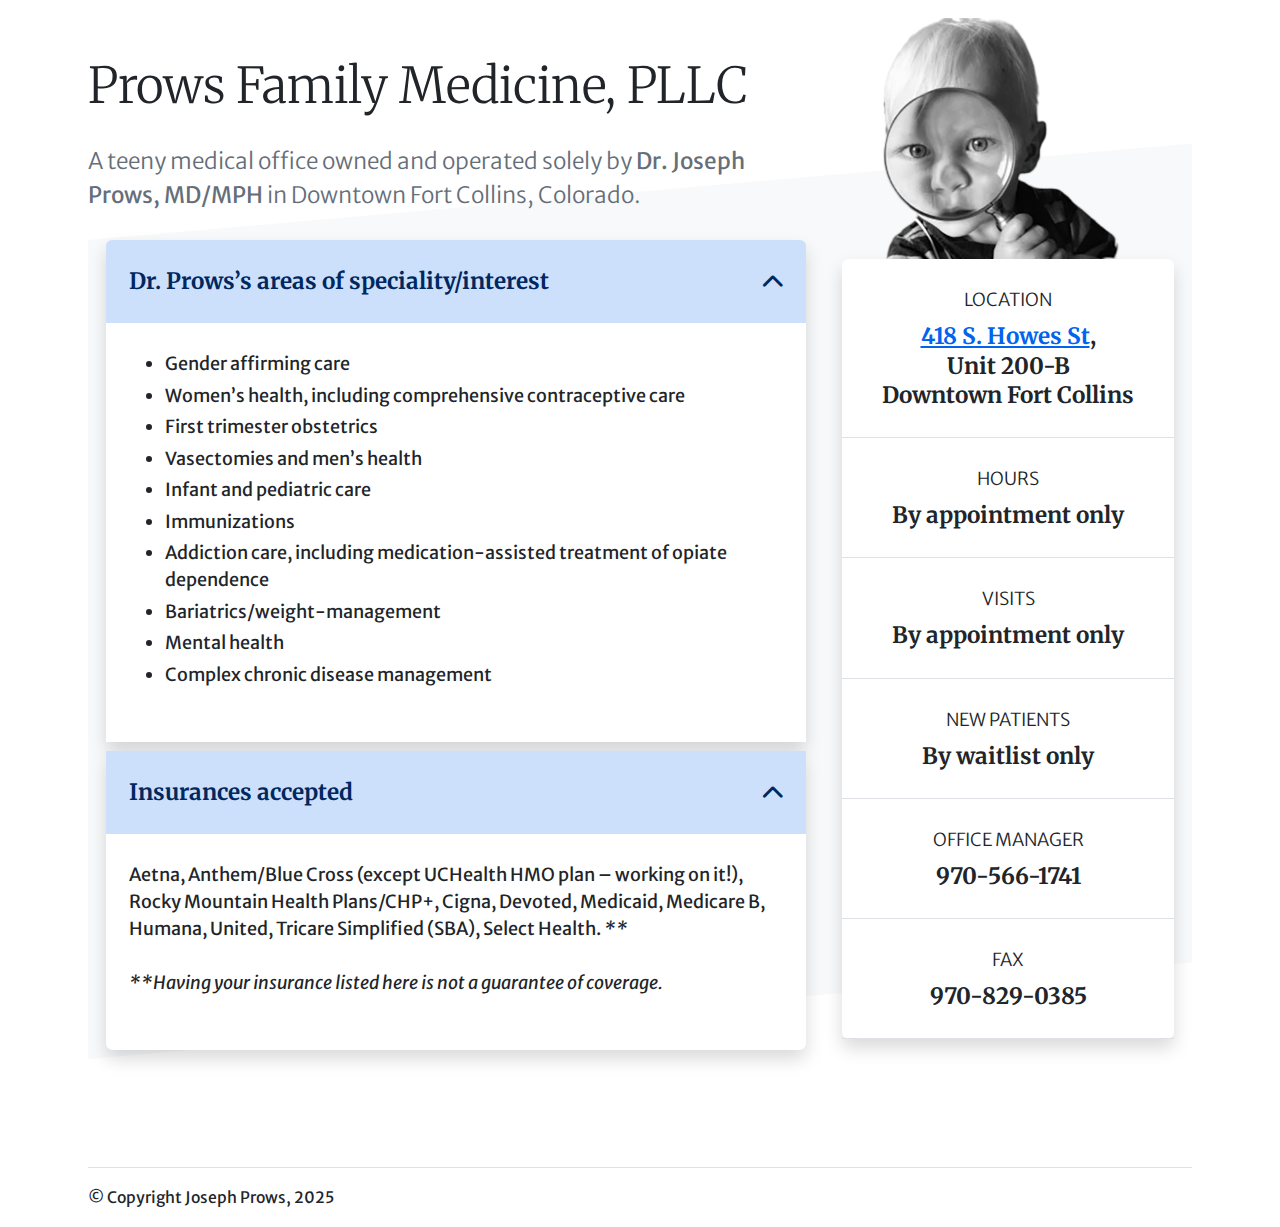
<file: index.html>
<!DOCTYPE html>
<html lang="en">

<head>
  <meta charset="utf-8">
  <meta name="viewport" content="width=device-width, initial-scale=1">
  <title>Prows Family Medicine</title>
  <!-- Meta Description -->
  <meta name="description" content="Small clinic in Fort Collins, Colorado, run by Joseph Prows.">

  <!-- Base URL -->
  <base href="/">

  <!-- Favicon -->
  <link rel="icon" href="assets/img/favicon.png" type="image/png">

  <!-- Google Fonts -->
  <link rel="preconnect" href="https://fonts.googleapis.com">
  <link rel="preconnect" href="https://fonts.gstatic.com" crossorigin="anonymous">
  <link
    href="https://fonts.googleapis.com/css2?family=Merriweather+Sans:ital,wght@0,300;0,400;0,700;1,400&family=Merriweather:wght@400;700&display=swap"
    rel="stylesheet">

  <!-- Font Awesome -->
  <link rel="stylesheet" href="assets/css/icons.css">

  <!-- Main Stylesheet -->
  <link rel="stylesheet" href="assets/css/style.css">

  <!-- JavaScript -->
  <script src="assets/js/bootstrap.js" defer></script>

  <style>
    .small-image {
      max-height: 30vh;
      margin: 0 auto;
    }

    .background-image-global {
      position: absolute;
      top: calc(var(--bs-gutter-x)*-1);
      right: clamp(calc(var(--bs-gutter-x) * -3), 7vw, calc(var(--bs-gutter-x) * 3));
      height: 350px; /* or however tall it needs to be */
      background-image: url('assets/img/jasper.png');
      background-repeat: no-repeat;
      background-size: contain; /* or cover */
      background-position: top right;
      z-index: -1; /* THIS keeps it behind everything */
      pointer-events: none;
    }

    .row.align-items-md-center {
      position: relative;
      z-index: 0; /* allows the background to be layered under content */
    }

  </style>

</head>

<body>
  <main id="main">


    <div class="container py-5">

      <div class="row align-items-md-center position-relative">

        <div class="background-image-global d-none d-md-block"></div>

        <div class="col-md-8 text-center text-md-start">
          <div class="d-flex flex-column flex-sm-row align-items-center justify-content-center justify-content-md-start gap-3">
            <div>
              <h1 class="display-5 mb-4">Prows Family Medicine, PLLC</h1>
            </div>
            <img src="assets/img/jasper.png" class="img-fluid d-sm-block d-md-none small-image" alt="Small image of child patient">
          </div>
          <p class="lead text-secondary">A teeny medical office owned and operated solely by
            <strong>Dr. Joseph Prows, MD/MPH</strong> in Downtown Fort Collins, Colorado.</p>
        </div>
      </div>

      <div class="bg-skew bg-skew-light">
        <div class="container">
          <div class="row align-items-center">

            <!-- START FAQ -->
            <div class="col-md-8 align-items-md-center">
              <div class="accordion" id="accordionQuestions">

                <!-- START SpecialityInterest-->
                <div class="accordion-item shadow mb-2">

                  <h3 class="accordion-header" id="headingSpecialityInterest">
                    <button class="accordion-button fs-4 fw-bold"
                      type="button" data-bs-toggle="collapse"
                      data-bs-target="#collapseSpecialityInterest" aria-expanded="true"
                      aria-controls="collapseSpecialityInterest">
                        Dr. Prows’s areas of speciality/interest
                      <i class="fas fa-chevron-down" aria-hidden="true"></i>
                    </button>
                  </h3>

                  <div id="collapseSpecialityInterest" class="accordion-collapse collapse show"
                    aria-labelledby="headingSpecialityInterest">
                    <div class="accordion-body">
                      <ul>
                        <li>Gender affirming care</li>
                        <li>Women’s health, including comprehensive contraceptive care</li>
                        <li>First trimester obstetrics</li>
                        <li>Vasectomies and men’s health</li>
                        <li>Infant and pediatric care</li>
                        <li>Immunizations</li>
                        <li>Addiction care, including medication-assisted treatment of opiate dependence</li>
                        <li>Bariatrics/weight-management</li>
                        <li>Mental health</li>
                        <li>Complex chronic disease management</li>
                      </ul>
                    </div>
                  </div>
                </div>
                <!-- END SpecialityInterest-->

                <!-- START AcceptedInsurance-->
                <div class="accordion-item shadow mb-2">
                  <h3 class="accordion-header" id="headingAcceptedInsurance">
                    <button class="accordion-button fs-4 fw-bold"
                      type="button" data-bs-toggle="collapse"
                      data-bs-target="#collapseAcceptedInsurance" aria-expanded="true"
                      aria-controls="collapseAcceptedInsurance">
                        Insurances accepted
                      <i class="fas fa-chevron-down" aria-hidden="true"></i>
                    </button>
                  </h3>
                  <div id="collapseAcceptedInsurance" class="accordion-collapse collapse show"
                    aria-labelledby="headingAcceptedInsurance">
                    <div class="accordion-body">
                      <p>
                        Aetna, Anthem/Blue Cross (except UCHealth HMO plan – working on it!), Rocky
                        Mountain Health Plans/CHP+, Cigna, Devoted, Medicaid, Medicare B, Humana, United,
                        Tricare Simplified (SBA), Select Health. <i>**</i>
                      </p>
                      <p>
                        <i>**Having your insurance listed here is not a guarantee of coverage.</i>
                      </p>
                    </div>
                  </div>
                </div>
                <!-- END AcceptedInsurance-->

              </div>

            </div>
            <!-- END FAQ -->

            <!-- START Location -->
            <div class="col-md-4 align-items-md-center">
              <aside class="bg-white shadow rounded text-center">
                <dl class="mb-0">
                  <dt class="fw-light text-uppercase mb-2 pt-4">Location</dt>
                  <dd class="h4 border-bottom mb-0 pb-4">
                    <a href="https://www.google.com/maps?q=Prows+Family+Medicine+South+Howes+Fort+Collins" target="_blank">
                      418 S. Howes St</a>,<br>
                    Unit 200-B<br>Downtown Fort Collins</dd>
                  <dt class="fw-light text-uppercase mb-2 pt-4">Hours</dt>
                  <dd class="h4 border-bottom mb-0 pb-4">By appointment only</dd>
                  <dt class="fw-light text-uppercase mb-2 pt-4">Visits</dt>
                  <dd class="h4 border-bottom mb-0 pb-4">By appointment only</dd>
                  <dt class="fw-light text-uppercase mb-2 pt-4">New Patients</dt>
                  <dd class="h4 border-bottom mb-0 pb-4">By waitlist only</dd>
                  <dt class="fw-light text-uppercase mb-2 pt-4">Office Manager</dt>
                  <dd class="h4 border-bottom mb-0 pb-4">970-566-1741</dd>
                  <dt class="fw-light text-uppercase mb-2 pt-4">Fax</dt>
                  <dd class="h4 border-bottom mb-0 pb-4">970-829-0385</dd>
                </dl>
              </aside>
            </div>
            <!-- END Location -->

          </div>
        </div>


      </div><!-- END bg-skew -->
    </div>
  </main>

  <footer class="pt-5">
    <div class="container">

      <div class="d-flex flex-column flex-sm-row justify-content-sm-between align-items-center gap-3 border-top py-3">
        <div class="small">&copy; Copyright Joseph Prows, 2025</div>
      </div>

    </div>
  </footer>
</body>

</html>
</file>
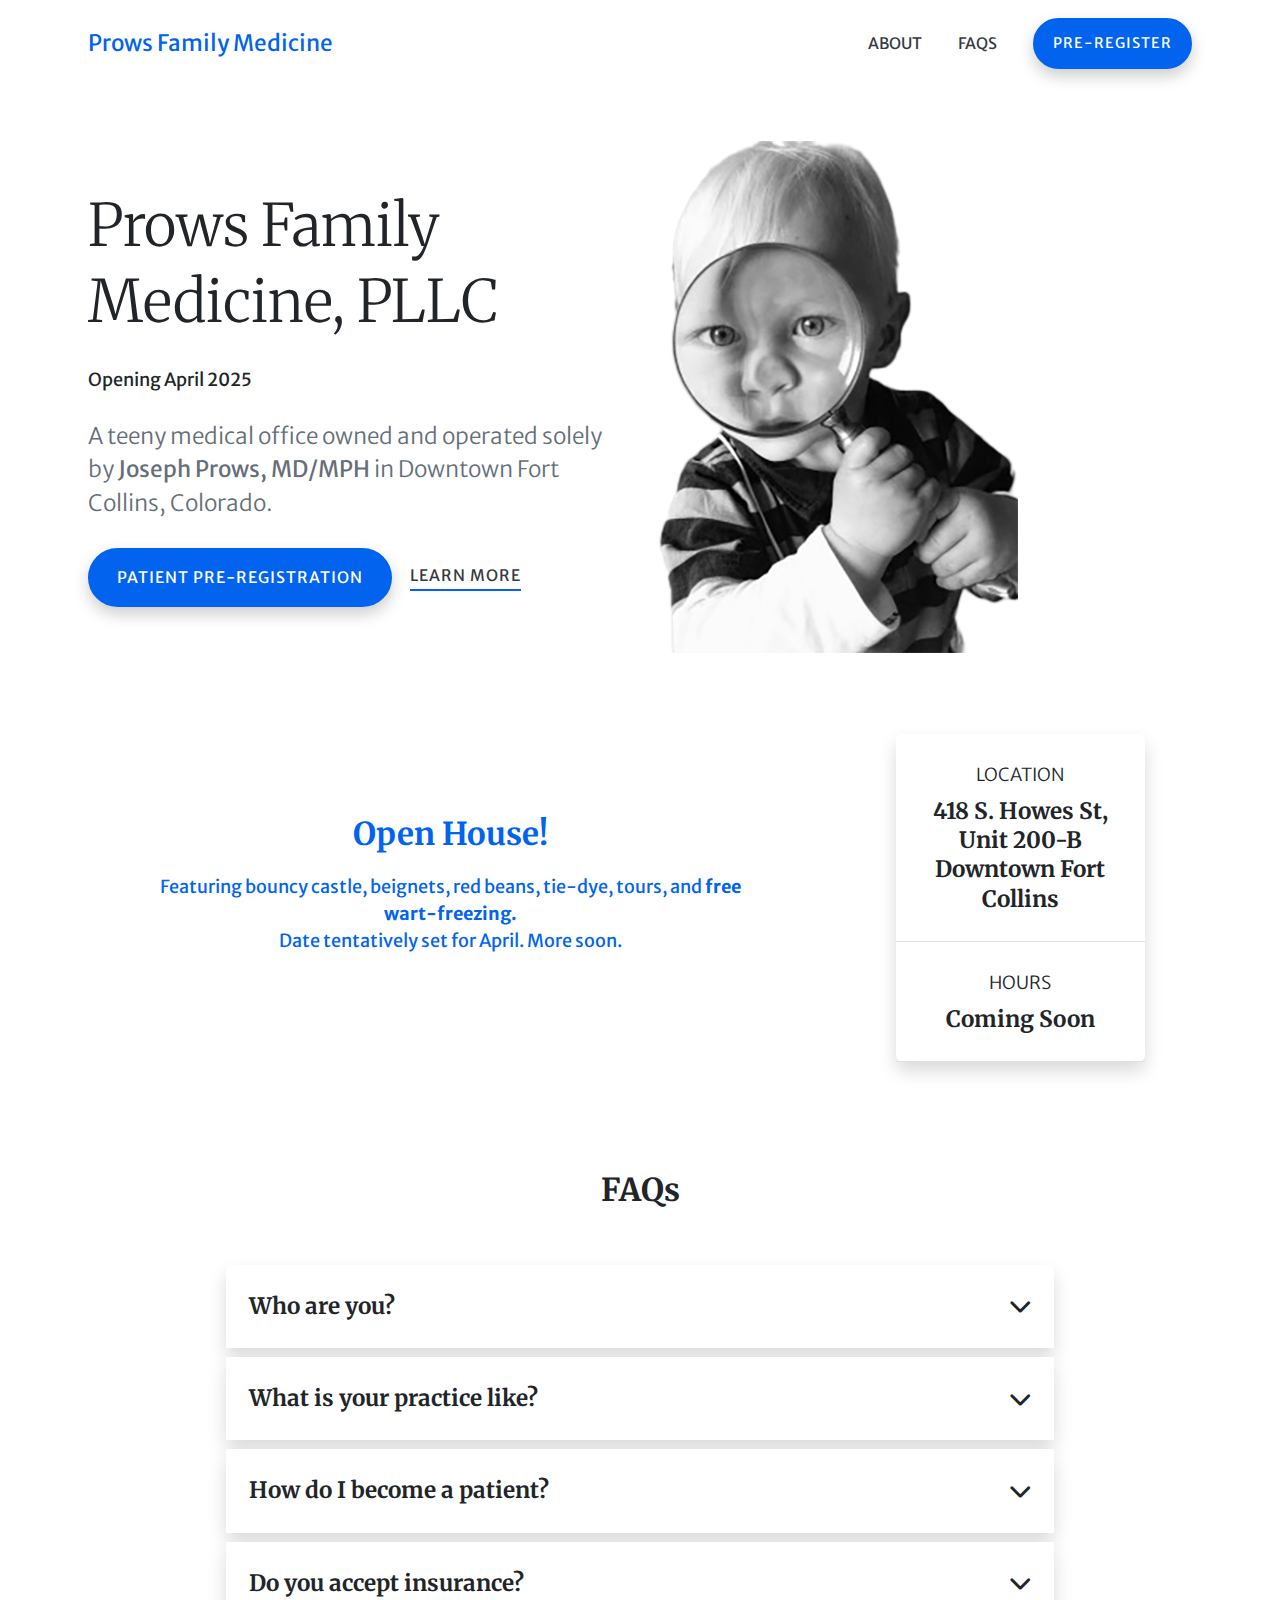
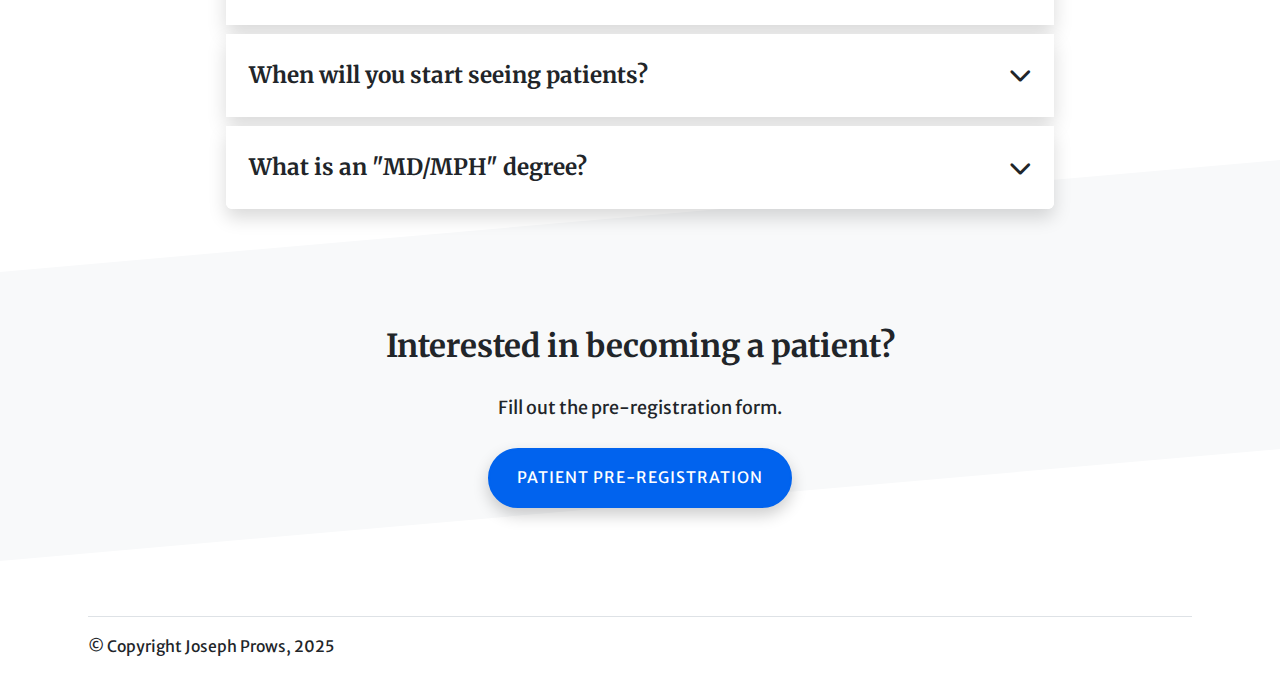
<file: indexb.html>
<!DOCTYPE html>
<html lang="en">
  <head>
    <meta charset="utf-8">
    <meta name="viewport" content="width=device-width, initial-scale=1">
    <title>Prows Family Medicine</title>
    <!-- Meta Description -->
    <meta name="description" content="Small clinic in Fort Collins, Colorado, run by Joseph Prows.">

    <!-- Base URL -->
    <base href="/">

    <!-- Favicon -->
    <link rel="icon" href="assets/img/favicon.png" type="image/png">

    <!-- Google Fonts -->
    <link rel="preconnect" href="https://fonts.googleapis.com">
    <link rel="preconnect" href="https://fonts.gstatic.com" crossorigin="anonymous">
    <link href="https://fonts.googleapis.com/css2?family=Merriweather+Sans:ital,wght@0,300;0,400;0,700;1,400&family=Merriweather:wght@400;700&display=swap" rel="stylesheet">

    <!-- Font Awesome -->
    <link rel="stylesheet" href="assets/css/icons.css">

    <!-- Main Stylesheet -->
    <link rel="stylesheet" href="assets/css/style.css">

    <!-- JavaScript -->
    <script src="assets/js/bootstrap.js" defer></script>


  </head>

  <body>
    <header>
      <a href="#main" class="visually-hidden-focusable">Skip to main content</a>
      <nav class="navbar navbar-expand-lg py-3" aria-label="Main">
        <div class="container">
          <a href="index.html" class="navbar-brand">
            Prows Family Medicine
          </a>
          <button class="navbar-toggler" type="button" data-bs-toggle="collapse"
            data-bs-target="#navbar" aria-controls="navbar"
            aria-expanded="false" aria-label="Toggle navigation">
            <i class="fas fa-bars fa-lg"></i>
          </button>
          <div class="collapse navbar-collapse" id="navbar">
            <div class="navbar-nav my-3 my-lg-0 ms-auto">
              <a class="nav-link px-lg-3" href="index.html#FAQs">About</a>
              <a class="nav-link px-lg-3" href="index.html#FAQs">FAQs</a>
            </div>
            <a class="btn btn-primary btn-sm rounded-pill ms-lg-3"
              href="preregister.html">Pre-Register</a>
          </div>
        </div>
      </nav>
    </header>

    <main id="main">
      <div class="container py-5">
        <div class="row align-items-lg-center">
          <div class="col-lg text-center text-lg-start">
            <h1 class="display-4 mb-4">Prows Family Medicine, PLLC</h1>
            <p>Opening April 2025</p>
            <p class="lead text-secondary">A teeny medical office owned and
              operated solely by <strong>Joseph Prows, MD/MPH</strong> in
              Downtown Fort Collins, Colorado.</p>
            <div
              class="d-flex flex-column flex-sm-row align-items-center justify-content-center justify-content-lg-start gap-3">
              <a class="btn btn-primary rounded-pill"
                href="preregister.html">Patient Pre-Registration</a>
              <a href="index.html#FAQs" class="link-cta">Learn More</a>
            </div>
          </div>
          <div class="col-lg">
            <img src="assets/img/jasper.png" class="img-fluid d-none d-lg-block"
              alt>
          </div>
        </div>
      </div>

      <div class="bg-skew bg-skew-light"></div>

      <div class="container py-5 pt-lg-4">
        <div class="row justify-content-around align-items-center gy-4">
          <div class="col-md-8 col-xl-7">
            <div class="text-center text-primary">
              <h2>Open House!</h2>
              <p>Featuring bouncy castle, beignets, red beans, tie-dye, tours,
                and <strong>free wart-freezing.</strong>
                <br>Date tentatively set for April. More soon.</p>
            </div>
          </div>

          <div class="col-md-4 col-xl-3">
            <aside class="bg-white shadow rounded text-center">
              <dl class="mb-0">
                <dt class="fw-light text-uppercase mb-2 pt-4">Location</dt>
                <dd class="h4 border-bottom mb-0 pb-4">418 S. Howes St,<br>
                  Unit 200-B<br>Downtown Fort Collins</dd>
                <dt class="fw-light text-uppercase mb-2 pt-4">Hours</dt>
                <dd class="h4 border-bottom mb-0 pb-4">Coming Soon</dd>
              </dl>
            </aside>
          </div>
        </div>
      </div>

      <!-- Accordion -->
      <div class="container py-5" id="FAQs">
        <h2 class="text-center mb-5">FAQs</h2>
        <div class="col-lg-9 col-xxl-8 mx-auto">
          <div class="accordion" id="accordionQuestions">
            <div class="accordion-item shadow mb-2">
              <h3 class="accordion-header" id="headingOne">
                <button class="accordion-button collapsed fs-4 fw-bold"
                  type="button" data-bs-toggle="collapse"
                  data-bs-target="#collapseOne" aria-expanded="false"
                  aria-controls="collapseOne">
                  Who are you?
                  <i class="fas fa-chevron-down" aria-hidden="true"></i>
                </button>
              </h3>
              <div id="collapseOne" class="accordion-collapse collapse"
                aria-labelledby="headingOne"
                data-bs-parent="#accordionQuestions">
                <div class="accordion-body">
                  <p>I graduated from Tulane University School of Medicine in
                    New Orleans in 2009 and completed residency at the Alaska
                    Family Medicine Residency Program in 2012. I am
                    board-certified and have been practicing in Fort Collins
                    since 2013. I live in Fort Collins with my two kids and my
                    wife, Dr. Emily Moore, a Professor of Art History at
                    Colorado State.</p>
                  <ul class="mb-0">
                    <li>Tulane School of Medicine, 2009</li>
                    <li>Residency: Alaska Family Medicine Residency Program,
                      2012</li>
                    <li>Practicing medicine in Fort Collins since 2013</li>
                  </ul>
                </div>
              </div>
            </div>
            <div class="accordion-item shadow mb-2">
              <h3 class="accordion-header" id="headingTwo">
                <button class="accordion-button collapsed fs-4 fw-bold"
                  type="button" data-bs-toggle="collapse"
                  data-bs-target="#collapseTwo" aria-expanded="false"
                  aria-controls="collapseTwo">
                  What is your practice like?
                  <i class="fas fa-chevron-down" aria-hidden="true"></i>
                </button>
              </h3>
              <div id="collapseTwo" class="accordion-collapse collapse"
                aria-labelledby="headingTwo"
                data-bs-parent="#accordionQuestions">
                <div class="accordion-body">
                  <p>As I begin this solo practice, I intend to run as simple
                    and straightforward a practice as humanly possible.</p>
                  <ul class="mb-0">
                    <li>Simple and straightforward</li>
                    <li>Humane, small practice</li>
                    <li>Empathy and compassion</li>
                  </ul>
                </div>
              </div>
            </div>
            <div class="accordion-item shadow mb-2">
              <h3 class="accordion-header" id="headingThree">
                <button class="accordion-button collapsed fs-4 fw-bold"
                  type="button" data-bs-toggle="collapse"
                  data-bs-target="#collapseThree" aria-expanded="false"
                  aria-controls="collapseThree">
                  How do I become a patient?
                  <i class="fas fa-chevron-down" aria-hidden="true"></i>
                </button>
              </h3>
              <div id="collapseThree" class="accordion-collapse collapse"
                aria-labelledby="headingThree"
                data-bs-parent="#accordionQuestions">
                <div class="accordion-body">
                  <p>Fill out the <a
                      href="preregister.html">pre-registration</a> form. Thank
                    you for your patience as I begin this new venture.</p>
                </div>
              </div>
            </div>
            <div class="accordion-item shadow mb-2">
              <h3 class="accordion-header" id="headingFour">
                <button class="accordion-button collapsed fs-4 fw-bold"
                  type="button" data-bs-toggle="collapse"
                  data-bs-target="#collapseFour" aria-expanded="false"
                  aria-controls="collapseFour">
                  Do you accept insurance?
                  <i class="fas fa-chevron-down" aria-hidden="true"></i>
                </button>
              </h3>
              <div id="collapseFour" class="accordion-collapse collapse"
                aria-labelledby="headingFour"
                data-bs-parent="#accordionQuestions">
                <div class="accordion-body">
                  <p>I intend to provide in-network coverage with as many
                    insurance companies as possible. However, the landscape of
                    navigating insurance company contracts is a depraved
                    hellscape, to put it mildly. </p>
                  <p>More information about insurance coming soon.</p>
                </div>
              </div>
            </div>
            <div class="accordion-item shadow mb-2">
              <h3 class="accordion-header" id="headingFive">
                <button class="accordion-button collapsed fs-4 fw-bold"
                  type="button" data-bs-toggle="collapse"
                  data-bs-target="#collapseFive" aria-expanded="false"
                  aria-controls="collapseFive">
                  When will you start seeing patients?
                  <i class="fas fa-chevron-down" aria-hidden="true"></i>
                </button>
              </h3>
              <div id="collapseFive" class="accordion-collapse collapse"
                aria-labelledby="headingFive"
                data-bs-parent="#accordionQuestions">
                <div class="accordion-body">
                  <p>I hope to start seeing patients in April, 2025.</p>
                </div>
              </div>
            </div>
            <div class="accordion-item shadow mb-2">
              <h3 class="accordion-header" id="headingSix">
                <button class="accordion-button collapsed fs-4 fw-bold"
                  type="button" data-bs-toggle="collapse"
                  data-bs-target="#collapseSix" aria-expanded="false"
                  aria-controls="collapseSix">
                  What is an "MD/MPH" degree?
                  <i class="fas fa-chevron-down" aria-hidden="true"></i>
                </button>
              </h3>
              <div id="collapseSix" class="accordion-collapse collapse"
                aria-labelledby="headingSix"
                data-bs-parent="#accordionQuestions">
                <div class="accordion-body">
                  <p>An MD (Doctor of Medicine) degree is a professional
                    degree for physicians. The MPH (Master of Public Health)
                    focuses on public health and preventive medicine.</p>
                </div>
              </div>
            </div>
          </div>
        </div>
      </div>

      <div class="bg-skew bg-skew-light">

        <!-- Call to action -->
        <div class="container py-5">
          <div class="text-center">
            <h2 class="mb-4">Interested in becoming a patient?</h2>
            <p>Fill out the pre-registration form.</p>
            <button class="btn btn-primary rounded-pill" href="preregister.html"
              type="button">Patient Pre-Registration</button>
          </div>
        </div>

      </div><!-- end bg-skew -->
    </main>

    <footer class="pt-5">
      <div class="container">

        <div
          class="d-flex flex-column flex-sm-row justify-content-sm-between align-items-center gap-3 border-top py-3">
          <div class="small">&copy; Copyright Joseph Prows, 2025</div>
        </div>
      </div>
    </footer>
  </body>
</html>
</file>
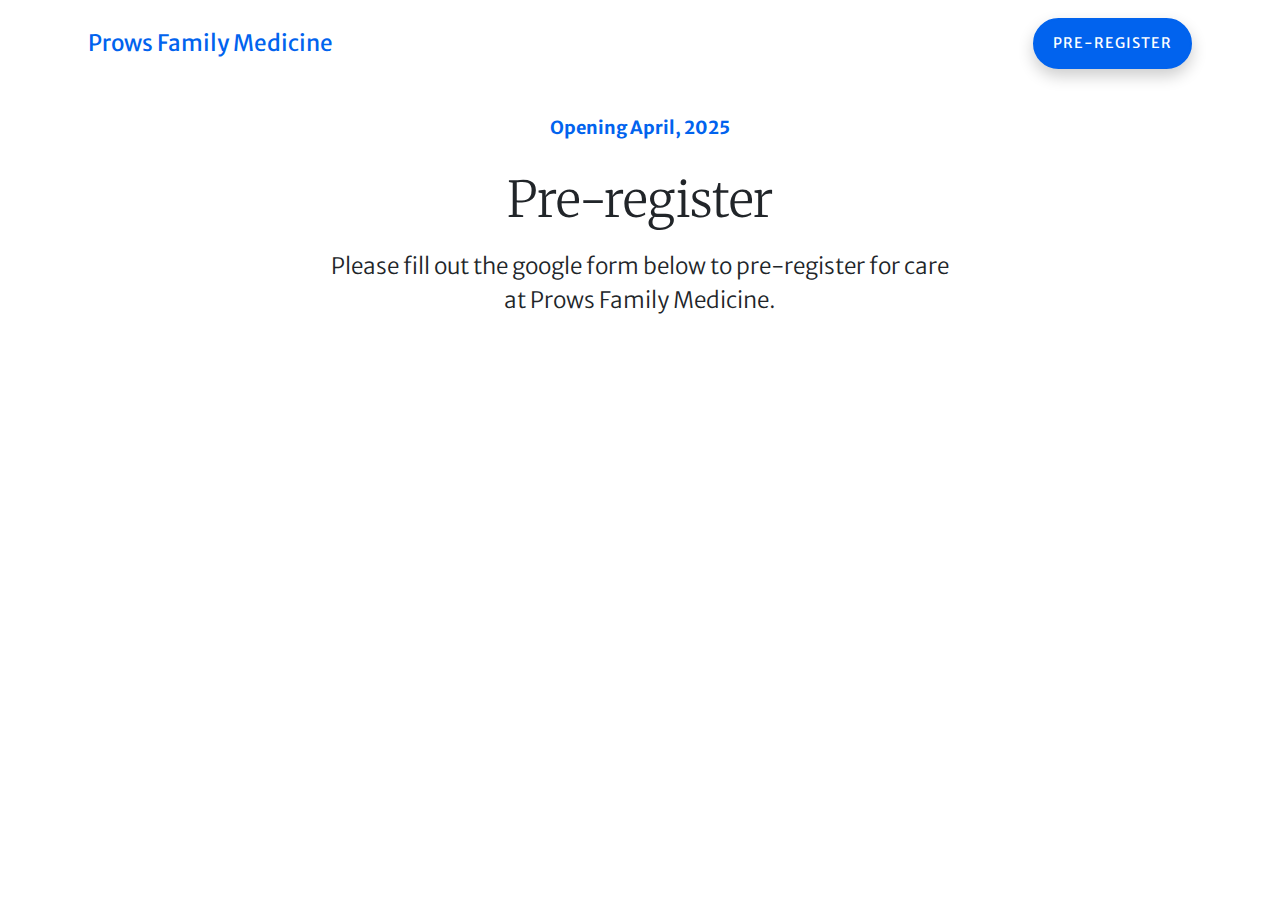
<file: preregister.html>
<!DOCTYPE html>
<html lang="en">
    <head>
        <meta charset="utf-8">
        <meta name="viewport" content="width=device-width, initial-scale=1">
        <title>Prows Family Medicine Pre Pre-Registration</title>
        <!-- Meta Description -->
        <meta name="description"
            content="Pre-register with a small clinic in Fort Collins, Colorado, run by Joseph Prows.">

        <!-- Base URL -->
        <base href="/">

        <!-- Favicon -->
        <link rel="icon" href="assets/img/favicon.png" type="image/png">

        <!-- Google Fonts -->
        <link rel="preconnect" href="https://fonts.googleapis.com">
        <link rel="preconnect" href="https://fonts.gstatic.com"
            crossorigin="anonymous">
        <link
            href="https://fonts.googleapis.com/css2?family=Merriweather+Sans:ital,wght@0,300;0,400;0,700;1,400&family=Merriweather:wght@400;700&display=swap"
            rel="stylesheet">

        <!-- Font Awesome -->
        <link rel="stylesheet" href="assets/css/icons.css">

        <!-- Main Stylesheet -->
        <link rel="stylesheet" href="assets/css/style.css">

        <!-- JavaScript -->
        <script src="assets/js/bootstrap.js" defer></script>

        <style>
            .google-form {
                border: none;
                margin: 0;
                width: "100%";
                height: "800px";
            }
        </style>
    </head>

    <body>
        <header>
            <a href="#main" class="visually-hidden-focusable">Skip to main
                content</a>
            <nav class="navbar navbar-expand-lg py-3" aria-label="Main">
                <div class="container">
                    <a href="index.html" class="navbar-brand">
                        Prows Family Medicine
                    </a>
                    <button class="navbar-toggler" type="button"
                        data-bs-toggle="collapse"
                        data-bs-target="#navbar" aria-controls="navbar"
                        aria-expanded="false" aria-label="Toggle navigation">
                        <i class="fas fa-bars fa-lg"></i>
                    </button>
                    <div class="collapse navbar-collapse" id="navbar">
                        <div class="navbar-nav my-3 my-lg-0 ms-auto">
                            <!-- Commenting out page navigation until there is more content.
                            <a class="nav-link px-lg-3"
                                href="index.html#FAQs">About</a>
                            <a class="nav-link px-lg-3"
                                href="index.html#FAQs">FAQs</a>
                            -->
                        </div>
                        <a class="btn btn-primary btn-sm rounded-pill ms-lg-3"
                            href="preregister.html">Pre-Register</a>
                    </div>
                </div>
            </nav>
        </header>

        <div class="container py-5 pt-lg-4">
            <div class="row justify-content-around align-items-center gy-4">
                <div class="col-md-8 col-xl-7">
                    <div class="text-center">
                        <p class="text-primary fw-bold">Opening April, 2025</p>

                        <h2 class="display-5">Pre-register</h2>

                        <p class="lead">
                            Please fill out the google form below to
                            pre-register for care
                            at Prows Family Medicine.
                        </p>
                        <iframe
                            src="https://docs.google.com/forms/d/e/1FAIpQLSeF_3qS68_aaZDkpw2dVyjbpUUGB7yRISQF-SbcX8MoCL-ITQ/viewform?embedded=true"
                            width="100%" height="500px"
                            class="no-border"
                            title="Pre-registration form"
                            allowfullscreen
                            aria-label="Pre-registration form"
                            tabindex="0"></iframe>
                    </div>
                </div>
            </div>
        </div>
        <script
            src="https://cdn.jsdelivr.net/npm/bootstrap@5.3.0/dist/js/bootstrap.bundle.min.js"></script>
    </body>

</html>
</file>
